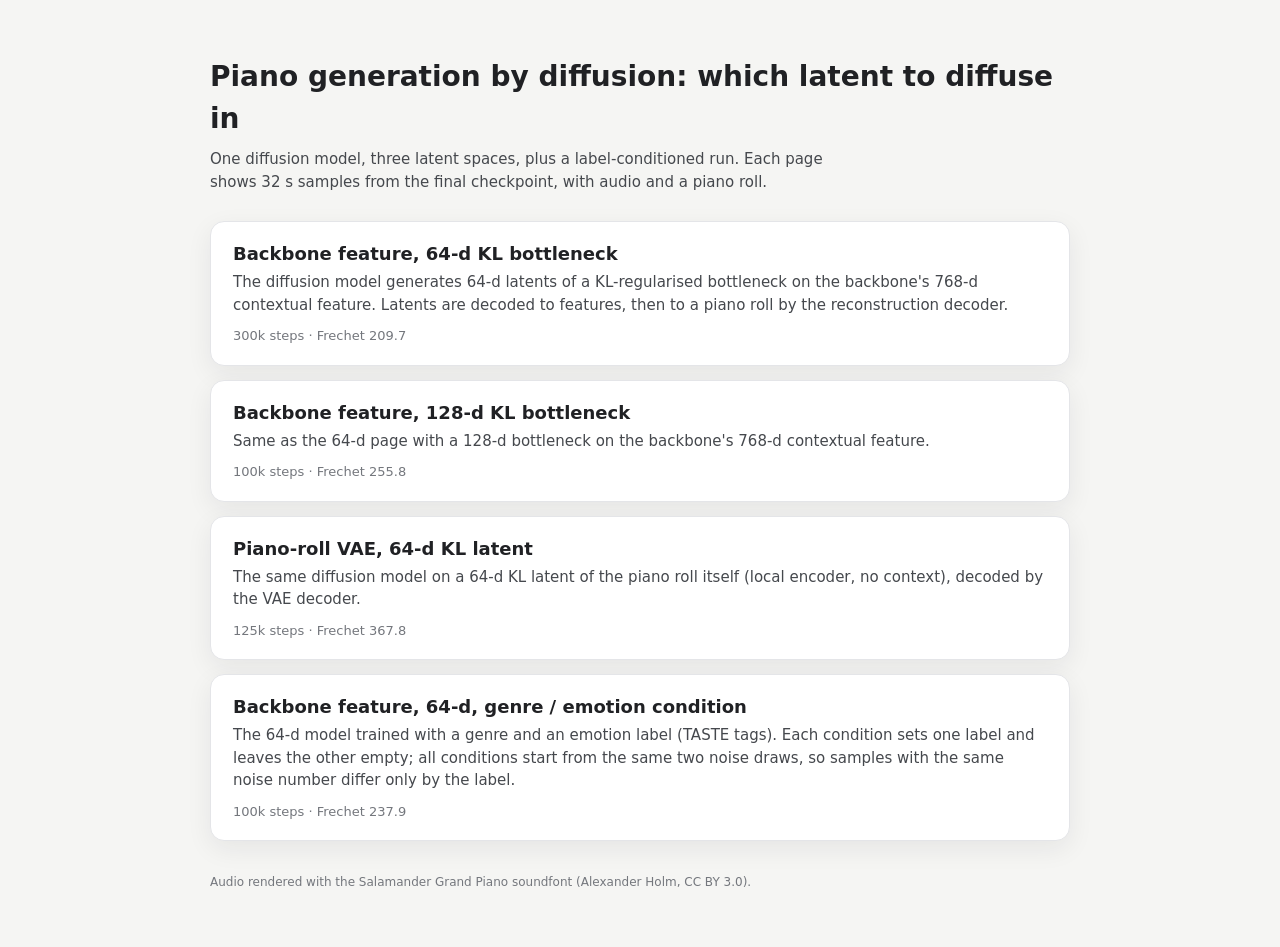
<file: index.html>
<!doctype html>
<html lang="en">
<meta charset="utf-8">
<meta name="viewport" content="width=device-width, initial-scale=1">
<meta name="robots" content="noindex">
<title>Piano generation demos</title>
<style>
body { font: 15px/1.5 system-ui, sans-serif; color: #202124; background: #f5f5f3; margin: 0; }
main { max-width: 860px; margin: 0 auto; padding: 56px 24px; }
h1 { font-size: 28px; margin: 0 0 8px; }
.lede { color: #45484d; max-width: 66ch; margin: 0 0 28px; }
a.card { display: block; background: #fff; border: 1px solid #e4e5e8; border-radius: 14px; padding: 18px 22px; margin: 14px 0;
  color: inherit; text-decoration: none; box-shadow: 0 8px 26px rgb(27 31 36 / 7%); }
a.card:hover { border-color: #b9c3e3; }
a.card h3 { margin: 0 0 4px; font-size: 18px; }
a.card p { margin: 0; color: #45484d; }
a.card span { display: inline-block; margin-top: 10px; font-size: 13px; color: #74777d; }
footer { margin-top: 32px; font-size: 12px; color: #74777d; }
</style>
<main>
<h1>Piano generation by diffusion: which latent to diffuse in</h1>
<p class="lede">One diffusion model, three latent spaces, plus a label-conditioned run. Each page shows 32 s samples from the final checkpoint,
with audio and a piano roll.</p>
<a class="card" href="backbone_64d/"><h3>Backbone feature, 64-d KL bottleneck</h3><p>The diffusion model generates 64-d latents of a KL-regularised bottleneck on the backbone's 768-d contextual feature. Latents are decoded to features, then to a piano roll by the reconstruction decoder.</p><span>300k steps &middot; Frechet 209.7</span></a>
<a class="card" href="backbone_128d/"><h3>Backbone feature, 128-d KL bottleneck</h3><p>Same as the 64-d page with a 128-d bottleneck on the backbone's 768-d contextual feature.</p><span>100k steps &middot; Frechet 255.8</span></a>
<a class="card" href="roll_vae_64d/"><h3>Piano-roll VAE, 64-d KL latent</h3><p>The same diffusion model on a 64-d KL latent of the piano roll itself (local encoder, no context), decoded by the VAE decoder.</p><span>125k steps &middot; Frechet 367.8</span></a>
<a class="card" href="cond_64d/"><h3>Backbone feature, 64-d, genre / emotion condition</h3><p>The 64-d model trained with a genre and an emotion label (TASTE tags). Each condition sets one label and leaves the other empty; all conditions start from the same two noise draws, so samples with the same noise number differ only by the label.</p><span>100k steps &middot; Frechet 237.9</span></a>
<footer>Audio rendered with the Salamander Grand Piano soundfont (Alexander Holm, CC BY 3.0).</footer>
</main>
</html>
</file>
